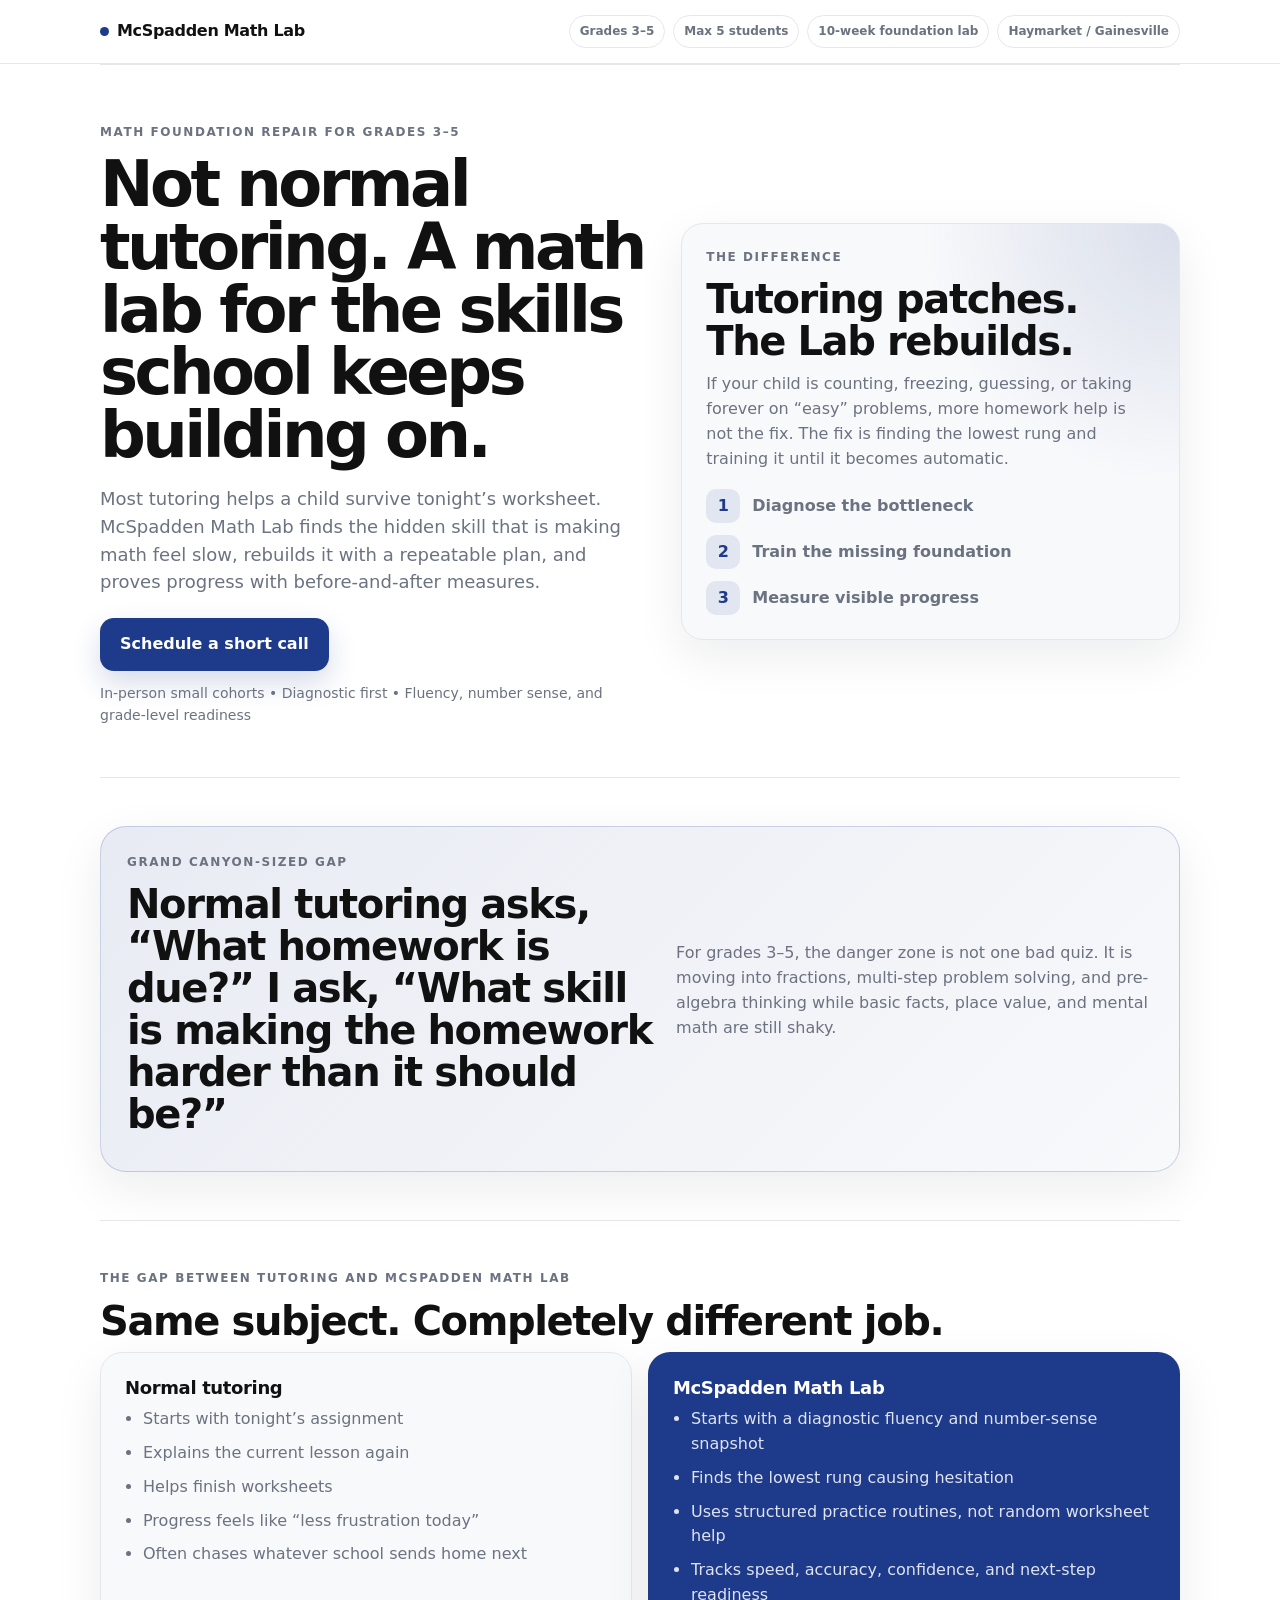
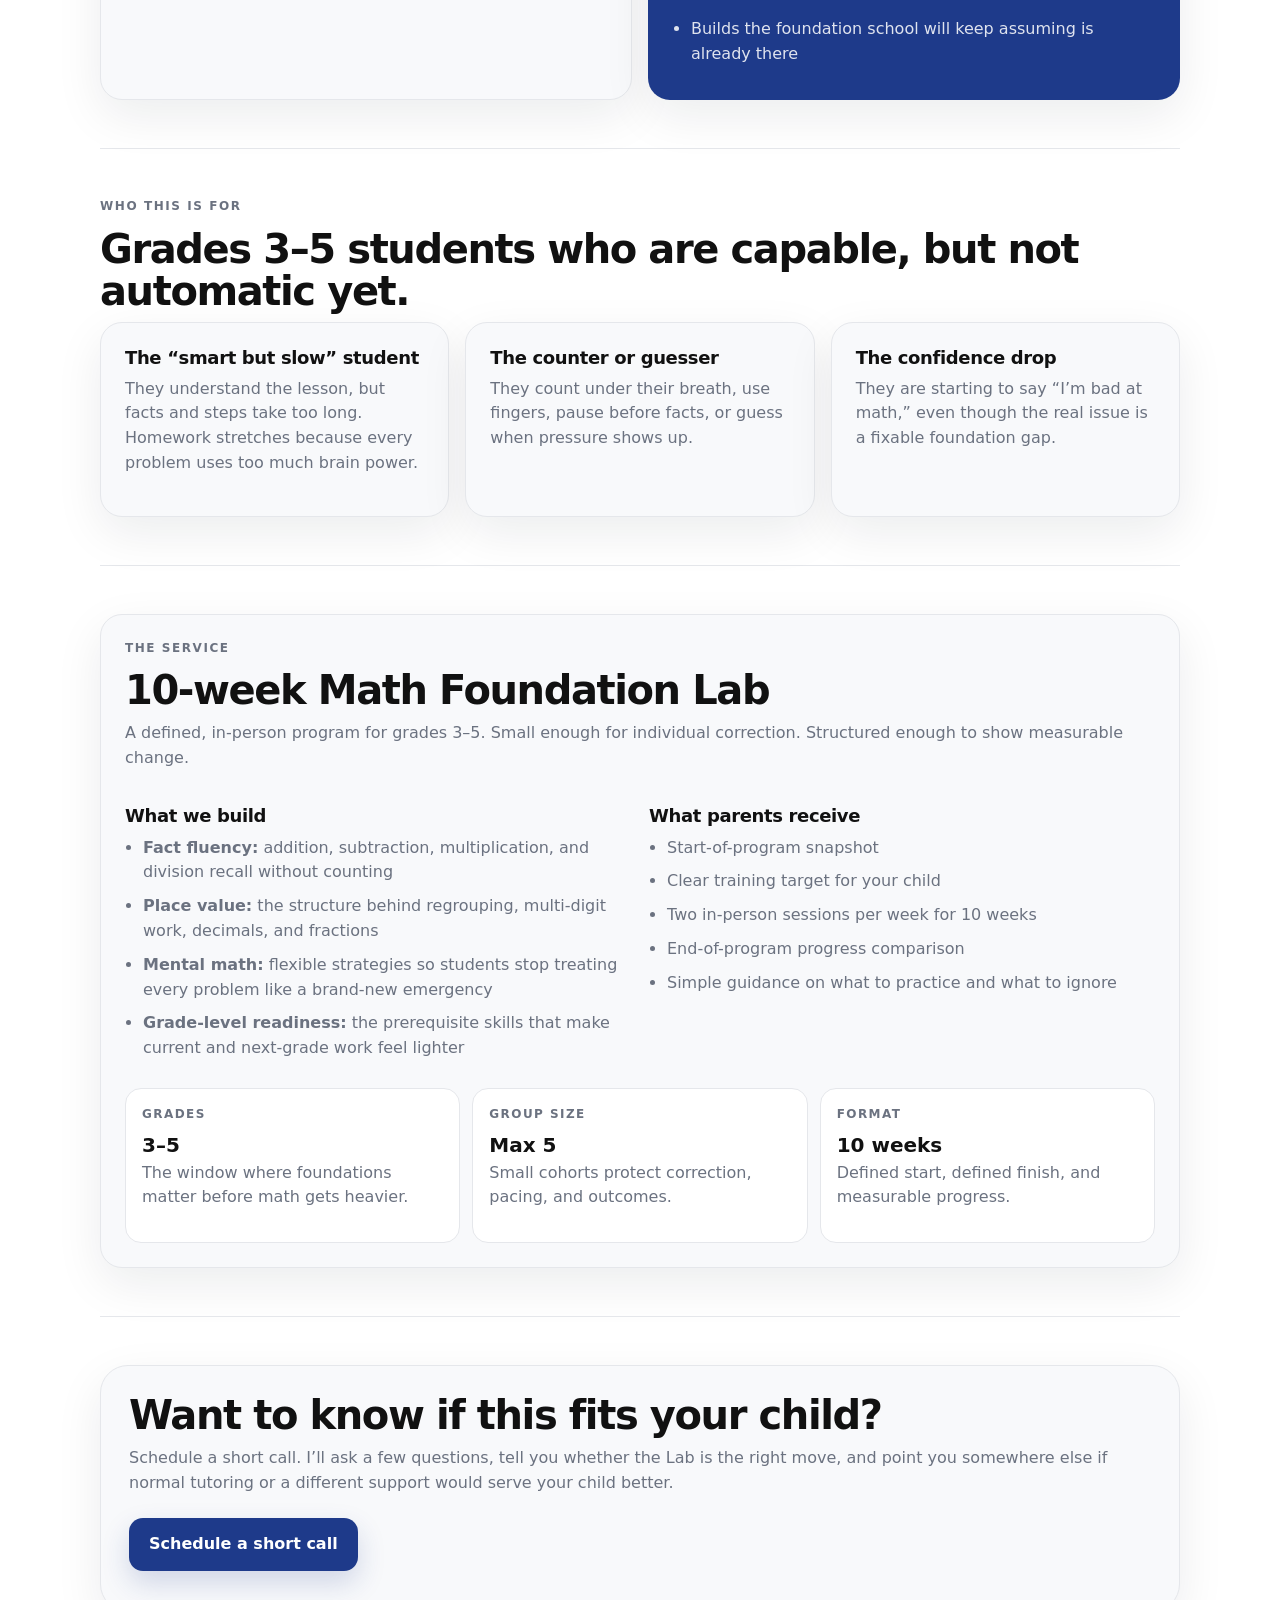
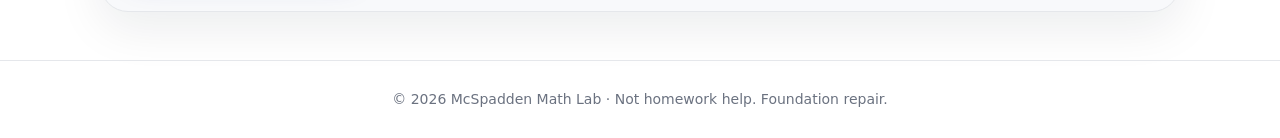
<file: index.html>
<!doctype html>
<html lang="en">
<head>
  <meta charset="utf-8" />
  <meta name="viewport" content="width=device-width, initial-scale=1" />
  <title>Math Foundation Lab for Grades 3–5 | McSpadden Math Lab</title>
  <meta name="description" content="A 10-week math foundation lab for grades 3–5 in Haymarket / Gainesville. Small cohorts, diagnostic-first practice, and measurable progress." />
  <meta property="og:title" content="Math Foundation Lab | McSpadden Math Lab" />
  <meta property="og:description" content="Not normal tutoring. A math lab for the skills school keeps building on." />
  <meta property="og:type" content="website" />
  <style>
    :root {
      --bg: #ffffff;
      --card: #f8f9fb;
      --text: #111111;
      --muted: #6b7280;
      --line: #e5e7eb;
      --accent: #1e3a8a;
      --accent-soft: rgba(30, 58, 138, 0.1);
      --shadow: 0 16px 48px rgba(15, 23, 42, 0.08);
      --radius: 22px;
      --max: 1080px;
    }

    * { box-sizing: border-box; }

    html { scroll-behavior: smooth; }

    body {
      margin: 0;
      font-family: Inter, ui-sans-serif, system-ui, -apple-system, BlinkMacSystemFont, "Segoe UI", sans-serif;
      background: var(--bg);
      color: var(--text);
      line-height: 1.55;
    }

    a { color: inherit; text-decoration: none; }

    .container {
      width: min(92%, var(--max));
      margin: 0 auto;
    }

    .topbar {
      position: sticky;
      top: 0;
      z-index: 10;
      background: rgba(255, 255, 255, 0.94);
      backdrop-filter: blur(16px);
      border-bottom: 1px solid var(--line);
    }

    .topbar-inner {
      display: flex;
      align-items: center;
      justify-content: space-between;
      gap: 18px;
      padding: 15px 0;
    }

    .brand {
      display: inline-flex;
      align-items: center;
      gap: 8px;
      font-weight: 800;
      letter-spacing: -0.02em;
    }

    .dot {
      width: 9px;
      height: 9px;
      display: inline-block;
      border-radius: 999px;
      background: var(--accent);
    }

    .pills {
      display: flex;
      flex-wrap: wrap;
      gap: 8px;
      justify-content: flex-end;
    }

    .pill {
      display: inline-flex;
      align-items: center;
      border: 1px solid var(--line);
      border-radius: 999px;
      padding: 6px 10px;
      color: var(--muted);
      background: #fff;
      font-size: 12px;
      font-weight: 700;
      white-space: nowrap;
    }

    .hero {
      display: grid;
      grid-template-columns: 1.05fr 0.95fr;
      gap: 30px;
      align-items: center;
      padding: 58px 0 36px;
    }

    .kicker {
      color: var(--muted);
      font-size: 12px;
      font-weight: 800;
      letter-spacing: 0.13em;
      text-transform: uppercase;
      margin-bottom: 12px;
    }

    h1, h2, h3, p { margin-top: 0; }

    h1 {
      margin-bottom: 18px;
      font-size: clamp(38px, 5vw, 68px);
      line-height: 0.98;
      letter-spacing: -0.055em;
    }

    h2 {
      margin-bottom: 10px;
      font-size: clamp(27px, 3.3vw, 40px);
      line-height: 1.05;
      letter-spacing: -0.035em;
    }

    h3 {
      margin-bottom: 8px;
      font-size: 18px;
      line-height: 1.2;
      letter-spacing: -0.02em;
    }

    .lead {
      max-width: 66ch;
      color: var(--muted);
      font-size: 18px;
    }

    .button {
      display: inline-flex;
      align-items: center;
      justify-content: center;
      border-radius: 14px;
      padding: 14px 20px;
      background: var(--accent);
      color: #fff;
      font-weight: 800;
      box-shadow: 0 12px 28px rgba(30, 58, 138, 0.18);
      transition: transform 0.15s ease, opacity 0.15s ease;
    }

    .button:hover {
      transform: translateY(-1px);
      opacity: 0.94;
    }

    .cta-row {
      display: flex;
      flex-wrap: wrap;
      gap: 12px;
      margin: 22px 0 12px;
    }

    .micro {
      color: var(--muted);
      font-size: 14px;
    }

    .card {
      border: 1px solid var(--line);
      border-radius: var(--radius);
      background: var(--card);
      box-shadow: var(--shadow);
      padding: 24px;
    }

    .feature-card {
      background:
        radial-gradient(circle at top right, rgba(30, 58, 138, 0.14), transparent 40%),
        var(--card);
    }

    .steps {
      display: grid;
      gap: 12px;
      margin-top: 18px;
    }

    .step {
      display: grid;
      grid-template-columns: 34px 1fr;
      gap: 12px;
      align-items: center;
      color: var(--muted);
    }

    .step-num {
      width: 34px;
      height: 34px;
      display: inline-flex;
      align-items: center;
      justify-content: center;
      border-radius: 10px;
      color: var(--accent);
      background: var(--accent-soft);
      font-weight: 900;
    }

    section {
      padding: 48px 0;
      border-top: 1px solid var(--line);
    }

    .canyon {
      display: grid;
      grid-template-columns: 1.05fr 0.95fr;
      gap: 22px;
      align-items: center;
      border: 1px solid rgba(30, 58, 138, 0.2);
      border-radius: 26px;
      background: linear-gradient(135deg, rgba(30, 58, 138, 0.1), #f8f9fb);
      padding: 26px;
      box-shadow: var(--shadow);
    }

    .muted { color: var(--muted); }

    .grid-2 {
      display: grid;
      grid-template-columns: repeat(2, 1fr);
      gap: 16px;
    }

    .grid-3 {
      display: grid;
      grid-template-columns: repeat(3, 1fr);
      gap: 16px;
    }

    .list {
      margin: 0;
      padding-left: 18px;
      color: var(--muted);
    }

    .list li { margin: 9px 0; }

    .compare-lab {
      background: var(--accent);
      color: #fff;
      border-color: transparent;
    }

    .compare-lab .muted,
    .compare-lab .list { color: rgba(255, 255, 255, 0.86); }

    .offer {
      display: grid;
      gap: 18px;
    }

    .offer-row {
      display: grid;
      grid-template-columns: repeat(2, 1fr);
      gap: 18px;
    }

    .meta {
      display: grid;
      grid-template-columns: repeat(3, 1fr);
      gap: 12px;
    }

    .meta-box {
      border: 1px solid var(--line);
      border-radius: 16px;
      padding: 16px;
      background: #fff;
    }

    .meta-label {
      color: var(--muted);
      font-size: 12px;
      font-weight: 800;
      letter-spacing: 0.12em;
      text-transform: uppercase;
    }

    .meta-value {
      margin-top: 6px;
      font-size: 20px;
      font-weight: 900;
    }

    .final-cta {
      border-radius: 28px;
      border: 1px solid var(--line);
      background: var(--card);
      padding: 28px;
      box-shadow: var(--shadow);
    }

    footer {
      border-top: 1px solid var(--line);
      padding: 28px 0;
      color: var(--muted);
      text-align: center;
      font-size: 14px;
    }

    @media (max-width: 880px) {
      .topbar-inner,
      .hero,
      .canyon,
      .grid-2,
      .grid-3,
      .offer-row,
      .meta {
        grid-template-columns: 1fr;
      }

      .topbar-inner {
        align-items: flex-start;
      }

      .pills {
        justify-content: flex-start;
      }

      .hero {
        padding-top: 42px;
      }
    }
  </style>
</head>
<body>
  <header class="topbar">
    <div class="container topbar-inner">
      <div class="brand"><span class="dot" aria-hidden="true"></span> McSpadden Math Lab</div>
      <div class="pills" aria-label="Program details">
        <span class="pill">Grades 3–5</span>
        <span class="pill">Max 5 students</span>
        <span class="pill">10-week foundation lab</span>
        <span class="pill">Haymarket / Gainesville</span>
      </div>
    </div>
  </header>

  <main>
    <div class="container">
      <section class="hero" aria-label="Math Foundation Lab introduction">
        <div>
          <div class="kicker">Math foundation repair for grades 3–5</div>
          <h1>Not normal tutoring. A math lab for the skills school keeps building on.</h1>
          <p class="lead">
            Most tutoring helps a child survive tonight’s worksheet. McSpadden Math Lab finds the hidden skill that is making math feel slow, rebuilds it with a repeatable plan, and proves progress with before-and-after measures.
          </p>
          <div class="cta-row">
            <a class="button" href="mailto:mcspaddenmatthew@gmail.com?subject=Schedule%20a%20short%20call&body=Hi%20Matthew%2C%0A%0AI%27d%20like%20to%20schedule%20a%20short%20call%20about%20McSpadden%20Math%20Lab.%0A%0AChild%27s%20grade%3A%0AWhat%20we%27re%20seeing%20in%20math%3A%0APreferred%20days%2Ftimes%3A%0A%0AThanks%2C">Schedule a short call</a>
          </div>
          <p class="micro">In-person small cohorts • Diagnostic first • Fluency, number sense, and grade-level readiness</p>
        </div>

        <aside class="card feature-card" aria-label="The difference">
          <div class="kicker">The difference</div>
          <h2>Tutoring patches. The Lab rebuilds.</h2>
          <p class="muted">
            If your child is counting, freezing, guessing, or taking forever on “easy” problems, more homework help is not the fix. The fix is finding the lowest rung and training it until it becomes automatic.
          </p>
          <div class="steps">
            <div class="step"><span class="step-num">1</span><strong>Diagnose the bottleneck</strong></div>
            <div class="step"><span class="step-num">2</span><strong>Train the missing foundation</strong></div>
            <div class="step"><span class="step-num">3</span><strong>Measure visible progress</strong></div>
          </div>
        </aside>
      </section>

      <section aria-label="Grand Canyon-sized gap">
        <div class="canyon">
          <div>
            <div class="kicker">Grand Canyon-sized gap</div>
            <h2>Normal tutoring asks, “What homework is due?” I ask, “What skill is making the homework harder than it should be?”</h2>
          </div>
          <p class="muted">
            For grades 3–5, the danger zone is not one bad quiz. It is moving into fractions, multi-step problem solving, and pre-algebra thinking while basic facts, place value, and mental math are still shaky.
          </p>
        </div>
      </section>

      <section aria-label="Tutoring comparison">
        <div class="kicker">The gap between tutoring and McSpadden Math Lab</div>
        <h2>Same subject. Completely different job.</h2>
        <div class="grid-2">
          <article class="card">
            <h3>Normal tutoring</h3>
            <ul class="list">
              <li>Starts with tonight’s assignment</li>
              <li>Explains the current lesson again</li>
              <li>Helps finish worksheets</li>
              <li>Progress feels like “less frustration today”</li>
              <li>Often chases whatever school sends home next</li>
            </ul>
          </article>
          <article class="card compare-lab">
            <h3>McSpadden Math Lab</h3>
            <ul class="list">
              <li>Starts with a diagnostic fluency and number-sense snapshot</li>
              <li>Finds the lowest rung causing hesitation</li>
              <li>Uses structured practice routines, not random worksheet help</li>
              <li>Tracks speed, accuracy, confidence, and next-step readiness</li>
              <li>Builds the foundation school will keep assuming is already there</li>
            </ul>
          </article>
        </div>
      </section>

      <section aria-label="Who this is for">
        <div class="kicker">Who this is for</div>
        <h2>Grades 3–5 students who are capable, but not automatic yet.</h2>
        <div class="grid-3">
          <article class="card">
            <h3>The “smart but slow” student</h3>
            <p class="muted">They understand the lesson, but facts and steps take too long. Homework stretches because every problem uses too much brain power.</p>
          </article>
          <article class="card">
            <h3>The counter or guesser</h3>
            <p class="muted">They count under their breath, use fingers, pause before facts, or guess when pressure shows up.</p>
          </article>
          <article class="card">
            <h3>The confidence drop</h3>
            <p class="muted">They are starting to say “I’m bad at math,” even though the real issue is a fixable foundation gap.</p>
          </article>
        </div>
      </section>

      <section aria-label="The service">
        <div class="card offer">
          <div>
            <div class="kicker">The service</div>
            <h2>10-week Math Foundation Lab</h2>
            <p class="muted">A defined, in-person program for grades 3–5. Small enough for individual correction. Structured enough to show measurable change.</p>
          </div>
          <div class="offer-row">
            <div>
              <h3>What we build</h3>
              <ul class="list">
                <li><strong>Fact fluency:</strong> addition, subtraction, multiplication, and division recall without counting</li>
                <li><strong>Place value:</strong> the structure behind regrouping, multi-digit work, decimals, and fractions</li>
                <li><strong>Mental math:</strong> flexible strategies so students stop treating every problem like a brand-new emergency</li>
                <li><strong>Grade-level readiness:</strong> the prerequisite skills that make current and next-grade work feel lighter</li>
              </ul>
            </div>
            <div>
              <h3>What parents receive</h3>
              <ul class="list">
                <li>Start-of-program snapshot</li>
                <li>Clear training target for your child</li>
                <li>Two in-person sessions per week for 10 weeks</li>
                <li>End-of-program progress comparison</li>
                <li>Simple guidance on what to practice and what to ignore</li>
              </ul>
            </div>
          </div>
          <div class="meta">
            <div class="meta-box">
              <div class="meta-label">Grades</div>
              <div class="meta-value">3–5</div>
              <p class="muted">The window where foundations matter before math gets heavier.</p>
            </div>
            <div class="meta-box">
              <div class="meta-label">Group size</div>
              <div class="meta-value">Max 5</div>
              <p class="muted">Small cohorts protect correction, pacing, and outcomes.</p>
            </div>
            <div class="meta-box">
              <div class="meta-label">Format</div>
              <div class="meta-value">10 weeks</div>
              <p class="muted">Defined start, defined finish, and measurable progress.</p>
            </div>
          </div>
        </div>
      </section>

      <section aria-label="Schedule a call">
        <div class="final-cta">
          <h2>Want to know if this fits your child?</h2>
          <p class="muted">
            Schedule a short call. I’ll ask a few questions, tell you whether the Lab is the right move, and point you somewhere else if normal tutoring or a different support would serve your child better.
          </p>
          <div class="cta-row">
            <a class="button" href="mailto:mcspaddenmatthew@gmail.com?subject=Schedule%20a%20short%20call&body=Hi%20Matthew%2C%0A%0AI%27d%20like%20to%20schedule%20a%20short%20call%20about%20McSpadden%20Math%20Lab.%0A%0AChild%27s%20grade%3A%0AWhat%20we%27re%20seeing%20in%20math%3A%0APreferred%20days%2Ftimes%3A%0A%0AThanks%2C">Schedule a short call</a>
          </div>
        </div>
      </section>
    </div>
  </main>

  <footer>
    <div class="container">© <span id="year"></span> McSpadden Math Lab · Not homework help. Foundation repair.</div>
  </footer>

  <script>
    document.getElementById('year').textContent = new Date().getFullYear();
  </script>
</body>
</html>
</file>
